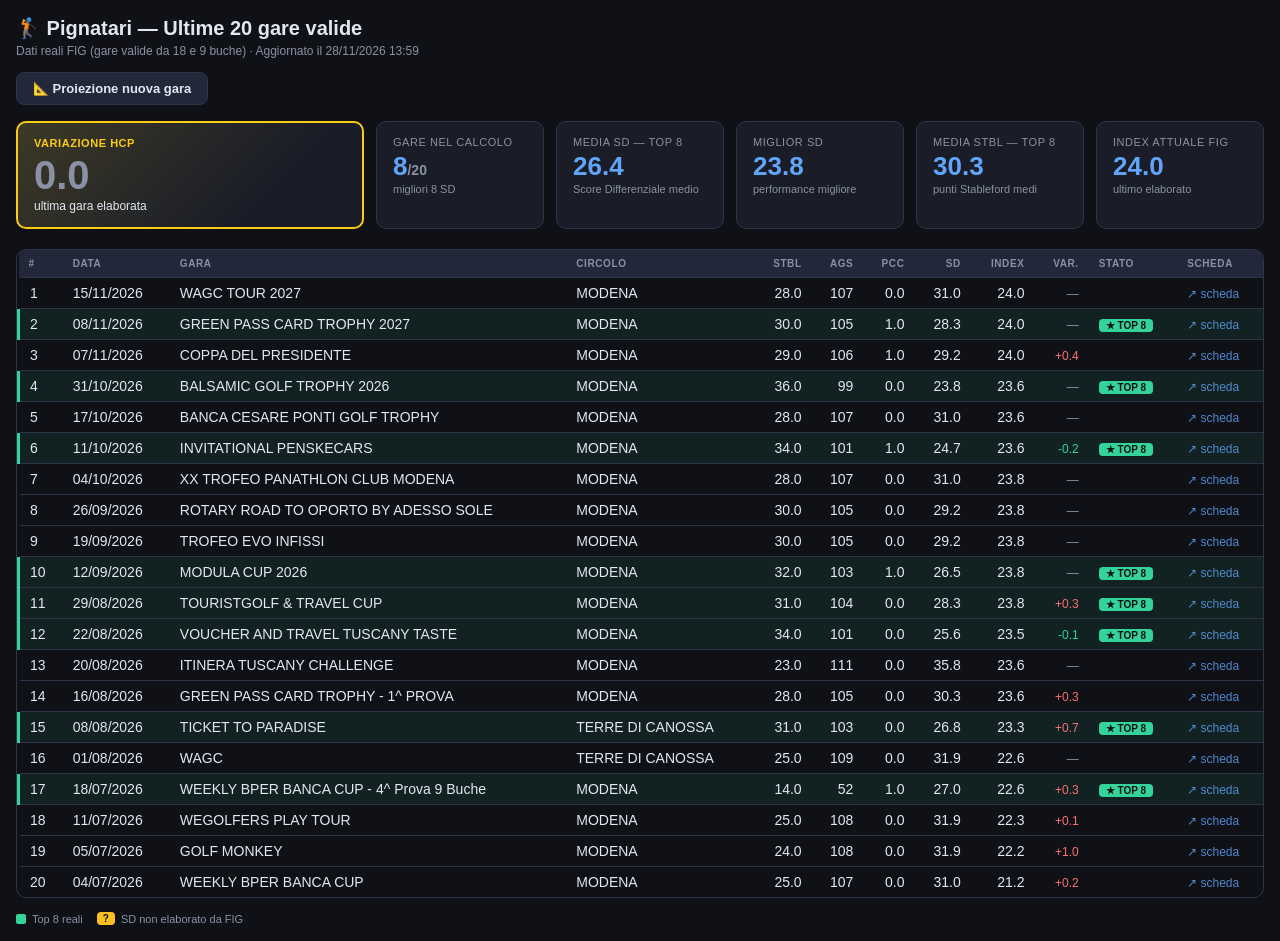
<file: index.html>
<!DOCTYPE html>
<html lang="it">
<head>
<meta charset="UTF-8">
<meta name="viewport" content="width=device-width, initial-scale=1.0">
<title>Pignatari — Ultime 20 gare</title>
<style>
:root{
  --bg:#0f1117;--card:#1a1d27;--elevated:#23273a;--text:#e2e8f0;--muted:#8892a4;
  --accent:#60a5fa;--ok:#34d399;--warn:#fbbf24;--border:#2d3348;--radius:10px;
  --sim:#a78bfa;--proj:#fb923c;--gold:#facc15;
}
*{box-sizing:border-box;margin:0;padding:0}
body{font-family:-apple-system,BlinkMacSystemFont,'Segoe UI',sans-serif;
  background:var(--bg);color:var(--text);padding:16px;font-size:14px;min-height:100vh}
h1{font-size:20px;font-weight:700;margin-bottom:4px}
.subtitle{color:var(--muted);font-size:12px;margin-bottom:14px}
/* toolbar */
.toolbar{display:flex;align-items:center;gap:10px;margin-bottom:16px;flex-wrap:wrap}
.btn{padding:8px 16px;border-radius:8px;font-size:13px;font-weight:600;cursor:pointer;
  border:1px solid var(--border);background:var(--elevated);color:var(--text);
  transition:all .2s;display:inline-flex;align-items:center;gap:6px}
.btn:hover{opacity:.85}
.btn-back{border-color:var(--muted);color:var(--muted)}
.btn-sim.active{background:color-mix(in srgb,var(--sim) 20%,transparent);
  border-color:var(--sim);color:var(--sim)}
.btn-proj.active{background:color-mix(in srgb,var(--proj) 20%,transparent);
  border-color:var(--proj);color:var(--proj)}
/* proiezione panel */
.proj-panel{display:none;margin-bottom:16px;
  background:color-mix(in srgb,var(--proj) 8%,transparent);
  border:1px solid color-mix(in srgb,var(--proj) 35%,transparent);
  border-radius:var(--radius);padding:14px 16px}
.proj-panel.open{display:block}
.proj-panel h3{font-size:13px;font-weight:700;color:var(--proj);margin-bottom:10px}
.proj-fields{display:flex;gap:14px;flex-wrap:wrap;align-items:flex-end;margin-bottom:10px}
.proj-field label{display:block;font-size:11px;color:var(--muted);margin-bottom:4px;
  text-transform:uppercase}
.proj-field input{background:var(--elevated);border:1px solid var(--border);
  color:var(--text);padding:6px 10px;border-radius:6px;font-size:14px;
  font-weight:600;width:90px}
.proj-field input:focus{outline:none;border-color:var(--proj)}
.btn-calc{padding:7px 14px;border-radius:6px;font-size:13px;font-weight:700;
  cursor:pointer;border:none;background:var(--proj);color:#0f1117}
.proj-result{font-size:12px;color:var(--proj);margin-top:8px;line-height:1.7;display:none}
.proj-result.show{display:block}
/* banner */
.banner{display:none;border-radius:var(--radius);padding:9px 14px;
  font-size:12px;line-height:1.6;margin-bottom:14px}
.banner.sim{display:block;
  background:color-mix(in srgb,var(--sim) 8%,transparent);
  border:1px solid color-mix(in srgb,var(--sim) 35%,transparent);color:var(--sim)}
.banner.proj{display:block;
  background:color-mix(in srgb,var(--proj) 8%,transparent);
  border:1px solid color-mix(in srgb,var(--proj) 35%,transparent);color:var(--proj)}
/* summary */
.summary{display:grid;grid-template-columns:repeat(auto-fit,minmax(140px,1fr));
  gap:12px;margin-bottom:20px}
.card{background:var(--card);border-radius:var(--radius);padding:14px 16px;
  border:1px solid var(--border);transition:border-color .2s}
.card.hi {border-color:var(--sim)}
.card.hi2{border-color:var(--proj)}
.card-label{font-size:11px;color:var(--muted);text-transform:uppercase;letter-spacing:.05em}
.card-value{font-size:26px;font-weight:800;color:var(--accent);
  line-height:1.1;margin:4px 0 2px;transition:color .2s}
.card-value.hi {color:var(--sim)}
.card-value.hi2{color:var(--proj)}
.card-sub{font-size:11px;color:var(--muted)}
.sp-bar{display:flex;align-items:center;gap:10px;flex-wrap:wrap;margin:6px 0 4px}
.sp-btn{border-color:var(--proj);color:var(--proj)}
.sp-or{font-size:11px;color:var(--muted)}
.sp-keyrow{display:none;gap:8px;margin:8px 0}
.sp-keyrow input{flex:1;min-width:0;background:var(--elevated);border:1px solid var(--border);color:var(--text);padding:6px 10px;border-radius:6px}
.sp-msg{display:none;font-size:12px;color:var(--text);margin:8px 0;line-height:1.6}
.sp-msg a{color:var(--accent)}
.sp-head{font-size:12px;color:var(--muted);margin:10px 0 6px}
.sp-holes{display:grid;grid-template-columns:repeat(auto-fill,minmax(52px,1fr));gap:6px}
.sp-h{background:var(--elevated);border:1px solid var(--border);border-radius:6px;padding:4px;text-align:center}
.sp-h.sp-unc{border-color:var(--warn);background:color-mix(in srgb,var(--warn) 14%,var(--elevated))}
.sp-n{font-size:13px;font-weight:800}
.sp-par{font-size:9px;color:var(--muted);line-height:1.2;min-height:22px}
.sp-h input{width:100%;background:var(--bg);border:1px solid var(--border);color:var(--text);border-radius:4px;text-align:center;font-size:16px;font-weight:700;padding:3px 0}
.sp-pts{font-size:10px;color:var(--ok);margin-top:2px}
.sp-tot{font-size:13px;margin-top:8px}
.sp-unc-t{color:var(--warn)}
.sp-warn{font-size:12px;color:var(--warn);margin-top:6px}
.sp-act{margin-top:8px}
.card.hero{order:-1;grid-column:span 2;border:2px solid var(--gold);
  background:linear-gradient(135deg,color-mix(in srgb,var(--gold) 16%,var(--card)),var(--card) 70%)}
.card.hero .card-label{color:var(--gold);font-weight:700}
.card.hero .card-value{font-size:40px}
.card.hero .card-value .var-neg,.card.hero .card-value .var-pos,.card.hero .card-value .var-neu{font-size:inherit;font-weight:800}
.card.hero .card-sub{font-size:12px;color:var(--text)}
.card.hero.hi{border-color:var(--sim)}.card.hero.hi2{border-color:var(--proj)}
/* tabella */
.table-wrap{overflow-x:auto;border-radius:var(--radius);border:1px solid var(--border)}
table{width:100%;border-collapse:collapse;min-width:700px}
thead{background:var(--elevated)}
th{padding:8px 10px;text-align:left;font-size:10px;color:var(--muted);
  text-transform:uppercase;letter-spacing:.06em;
  border-bottom:1px solid var(--border);white-space:nowrap}
td{padding:7px 10px;border-bottom:1px solid var(--border);
  white-space:nowrap;vertical-align:middle}
tr:last-child td{border-bottom:none}
tr.best    td:first-child{border-left:3px solid var(--ok)}
tr.best                  {background:color-mix(in srgb,var(--ok)  8%,transparent)}
tr.sim-best td:first-child{border-left:3px solid var(--sim)}
tr.sim-best              {background:color-mix(in srgb,var(--sim) 8%,transparent)}
tr.proj-best td:first-child{border-left:3px solid var(--proj)}
tr.proj-best             {background:color-mix(in srgb,var(--proj)8%,transparent)}
tr.out      {opacity:.35}
tr:not(.best):not(.sim-best):not(.proj-best) td:first-child{border-left:3px solid transparent}
.num{text-align:right;font-variant-numeric:tabular-nums}
.badge-ok  {display:inline-block;background:var(--ok);  color:#0f1117;border-radius:4px;padding:1px 7px;font-size:10px;font-weight:700}
.badge-warn{display:inline-block;background:var(--warn);color:#0f1117;border-radius:4px;padding:1px 6px;font-size:10px;font-weight:700}
.badge-sim {display:inline-block;background:var(--sim); color:#0f1117;border-radius:4px;padding:1px 7px;font-size:10px;font-weight:700}
.badge-proj{display:inline-block;background:var(--proj);color:#0f1117;border-radius:4px;padding:1px 7px;font-size:10px;font-weight:700}
.var-pos{color:#f87171;font-size:12px}
.var-neg{color:var(--ok);font-size:12px}
.var-neu{color:var(--muted);font-size:12px}
.link-cell a{color:var(--accent);text-decoration:none;font-size:12px;opacity:.8}
.link-cell a:hover{opacity:1;text-decoration:underline}
.legend{margin-top:14px;font-size:11px;color:var(--muted);
  display:flex;flex-wrap:wrap;gap:14px;align-items:center}
.leg{display:flex;align-items:center;gap:6px}
.dot{width:10px;height:10px;border-radius:2px;display:inline-block}
.note-box{margin-top:14px;
  background:color-mix(in srgb,var(--warn) 10%,transparent);
  border:1px solid color-mix(in srgb,var(--warn) 40%,transparent);
  border-radius:var(--radius);padding:10px 14px;
  font-size:12px;color:var(--warn);line-height:1.6}
</style>
</head>
<body>
<h1>🏌️ Pignatari — Ultime 20 gare valide</h1>
<div class="subtitle">Dati reali FIG (gare valide da 18 e 9 buche) · Aggiornato il 28/11/2026 13:59</div>

<div class="toolbar">
  <button class="btn btn-back" id="btnBack" onclick="goReal()" style="display:none">← Dati reali</button>
  <button class="btn btn-sim" id="btnSim" onclick="toggleSim()" style="display:none">🔮 Simula gara odierna</button>
  <button class="btn btn-proj" id="btnProj" onclick="toggleProj()">📐 Proiezione nuova gara</button>
</div>

<div class="proj-panel" id="projPanel">
  <h3>📐 Inserisci i dati di una gara non ancora in FIG</h3>
  <div class="proj-fields">
    <div class="proj-field"><label>Stableford</label>
      <input type="number" id="pStbl" min="0" max="72" placeholder="es. 34" inputmode="numeric"></div>
    <div class="proj-field"><label>AGS</label>
      <input type="number" id="pAgs" placeholder="es. 101" inputmode="numeric"></div>
    <div class="proj-field"><label>CR</label>
      <input type="number" id="pCr" value="72.2" step="0.1" inputmode="decimal"></div>
    <div class="proj-field"><label>SR</label>
      <input type="number" id="pSr" value="127.0" inputmode="numeric"></div>
    <div class="proj-field"><label>Par</label>
      <input type="number" id="pPar" value="72" inputmode="numeric"></div>
    <div class="proj-field"><label>PCC</label>
      <input type="number" id="pPcc" value="0" min="-1" max="3" inputmode="numeric"></div>
    <button class="btn-calc" onclick="calcProj()">Calcola →</button>
  </div>
  <div class="sp-bar">
    <button class="btn sp-btn" onclick="SP.pick()">📷 Carica score</button>
    <span class="sp-or">oppure inserisci i dati a mano qui sopra</span>
    <input type="file" id="spFile" accept="image/*" style="display:none" onchange="SP.onFile(event)">
  </div>
  <div class="sp-keyrow" id="spKeyRow"><input type="password" id="spKey" placeholder="chiave personale (facoltativa)" autocomplete="off"><button class="btn-calc" onclick="SP.saveKey()">Salva</button></div>
  <div class="sp-msg" id="spMsg"></div>
  <div id="spGrid"></div>
  <div class="proj-result" id="projResult"></div>
</div>

<div class="banner" id="banner"></div>

<div class="summary" id="summary">
  <div class="card" id="cN">
    <div class="card-label">Gare nel calcolo</div>
    <div class="card-value" id="vN">8<span style="font-size:14px;color:var(--muted)">/20</span></div>
    <div class="card-sub">migliori 8 SD</div>
  </div>
  <div class="card" id="cAvg">
    <div class="card-label">Media SD — Top 8</div>
    <div class="card-value" id="vAvg">26.4</div>
    <div class="card-sub">Score Differenziale medio</div>
  </div>
  <div class="card" id="cBest">
    <div class="card-label">Miglior SD</div>
    <div class="card-value" id="vBest">23.8</div>
    <div class="card-sub">performance migliore</div>
  </div>
  <div class="card" id="cStbl">
    <div class="card-label">Media Stbl — Top 8</div>
    <div class="card-value" id="vStbl">30.2</div>
    <div class="card-sub">punti Stableford medi</div>
  </div>
  <div class="card">
    <div class="card-label">Index attuale FIG</div>
    <div class="card-value">24.0</div>
    <div class="card-sub">ultimo elaborato</div>
  </div>
  <div class="card hero" id="cVar">
    <div class="card-label">Variazione HCP</div>
    <div class="card-value" id="vVar"><span class="var-neu" style="font-size:inherit">0.0</span></div>
    <div class="card-sub" id="sVar">ultima gara elaborata</div>
  </div>
</div>

<div class="table-wrap">
<table>
<thead>
  <tr>
    <th>#</th><th>Data</th><th>Gara</th><th>Circolo</th>
    <th class="num">Stbl</th><th class="num">AGS</th><th class="num">PCC</th>
    <th class="num">SD</th><th class="num">Index</th><th class="num">Var.</th>
    <th>Stato</th><th>Scheda</th>
  </tr>
</thead>
<tbody id="tbody">
<tr  data-n="1" data-date="15/11/2026" data-sd="31.0" data-sd-est="" data-pending="false" data-cr="72.2" data-sr="127.0" data-stbl="28.0" data-ags="107" data-gara="WAGC TOUR 2027" data-circolo="MODENA"><td>1</td><td>15/11/2026</td><td>WAGC TOUR 2027</td><td>MODENA</td><td class="num">28.0</td><td class="num">107</td><td class="num">0.0</td><td class="num sd-cell">31.0</td><td class="num">24.0</td><td class="num"><span class="var-neu">—</span></td><td class="top8-cell"></td><td class="link-cell"><a href="https://areariservata.federgolf.it/Risultati/ViewDetail/267028d4-0be1-f111-84e8-70a8a5332a50" target="_blank" rel="noopener noreferrer">↗ scheda</a></td></tr>
<tr class="best" data-n="2" data-date="08/11/2026" data-sd="28.3" data-sd-est="" data-pending="false" data-cr="72.2" data-sr="127.0" data-stbl="30.0" data-ags="105" data-gara="GREEN PASS CARD TROPHY 2027" data-circolo="MODENA"><td>2</td><td>08/11/2026</td><td>GREEN PASS CARD TROPHY 2027</td><td>MODENA</td><td class="num">30.0</td><td class="num">105</td><td class="num">1.0</td><td class="num sd-cell">28.3</td><td class="num">24.0</td><td class="num"><span class="var-neu">—</span></td><td class="top8-cell"><span class="badge-ok">★ TOP 8</span></td><td class="link-cell"><a href="https://areariservata.federgolf.it/Risultati/ViewDetail/82868286-8cdb-f111-84e8-70a8a532fcae" target="_blank" rel="noopener noreferrer">↗ scheda</a></td></tr>
<tr  data-n="3" data-date="07/11/2026" data-sd="29.2" data-sd-est="" data-pending="false" data-cr="72.2" data-sr="127.0" data-stbl="29.0" data-ags="106" data-gara="COPPA DEL PRESIDENTE" data-circolo="MODENA"><td>3</td><td>07/11/2026</td><td>COPPA DEL PRESIDENTE</td><td>MODENA</td><td class="num">29.0</td><td class="num">106</td><td class="num">1.0</td><td class="num sd-cell">29.2</td><td class="num">24.0</td><td class="num"><span class="var-pos">+0.4</span></td><td class="top8-cell"></td><td class="link-cell"><a href="https://areariservata.federgolf.it/Risultati/ViewDetail/6da3a382-c6da-f111-84e8-7c1e524f85e3" target="_blank" rel="noopener noreferrer">↗ scheda</a></td></tr>
<tr class="best" data-n="4" data-date="31/10/2026" data-sd="23.8" data-sd-est="" data-pending="false" data-cr="72.2" data-sr="127.0" data-stbl="36.0" data-ags="99" data-gara="BALSAMIC GOLF TROPHY 2026" data-circolo="MODENA"><td>4</td><td>31/10/2026</td><td>BALSAMIC GOLF TROPHY 2026</td><td>MODENA</td><td class="num">36.0</td><td class="num">99</td><td class="num">0.0</td><td class="num sd-cell">23.8</td><td class="num">23.6</td><td class="num"><span class="var-neu">—</span></td><td class="top8-cell"><span class="badge-ok">★ TOP 8</span></td><td class="link-cell"><a href="https://areariservata.federgolf.it/Risultati/ViewDetail/fcac020b-49d5-f111-a05b-6045bd89aa9a" target="_blank" rel="noopener noreferrer">↗ scheda</a></td></tr>
<tr  data-n="5" data-date="17/10/2026" data-sd="31.0" data-sd-est="" data-pending="false" data-cr="72.2" data-sr="127.0" data-stbl="28.0" data-ags="107" data-gara="BANCA CESARE PONTI GOLF TROPHY" data-circolo="MODENA"><td>5</td><td>17/10/2026</td><td>BANCA CESARE PONTI GOLF TROPHY</td><td>MODENA</td><td class="num">28.0</td><td class="num">107</td><td class="num">0.0</td><td class="num sd-cell">31.0</td><td class="num">23.6</td><td class="num"><span class="var-neu">—</span></td><td class="top8-cell"></td><td class="link-cell"><a href="https://areariservata.federgolf.it/Risultati/ViewDetail/cac604a1-43ca-f111-a05a-70a8a55f4fe2" target="_blank" rel="noopener noreferrer">↗ scheda</a></td></tr>
<tr class="best" data-n="6" data-date="11/10/2026" data-sd="24.7" data-sd-est="" data-pending="false" data-cr="72.2" data-sr="127.0" data-stbl="34.0" data-ags="101" data-gara="INVITATIONAL PENSKECARS" data-circolo="MODENA"><td>6</td><td>11/10/2026</td><td>INVITATIONAL PENSKECARS</td><td>MODENA</td><td class="num">34.0</td><td class="num">101</td><td class="num">1.0</td><td class="num sd-cell">24.7</td><td class="num">23.6</td><td class="num"><span class="var-neg">-0.2</span></td><td class="top8-cell"><span class="badge-ok">★ TOP 8</span></td><td class="link-cell"><a href="https://areariservata.federgolf.it/Risultati/ViewDetail/d412872b-9cc5-f111-aaad-7ced8d8bfeb7" target="_blank" rel="noopener noreferrer">↗ scheda</a></td></tr>
<tr  data-n="7" data-date="04/10/2026" data-sd="31.0" data-sd-est="" data-pending="false" data-cr="72.2" data-sr="127.0" data-stbl="28.0" data-ags="107" data-gara="XX TROFEO PANATHLON CLUB MODENA" data-circolo="MODENA"><td>7</td><td>04/10/2026</td><td>XX TROFEO PANATHLON CLUB MODENA</td><td>MODENA</td><td class="num">28.0</td><td class="num">107</td><td class="num">0.0</td><td class="num sd-cell">31.0</td><td class="num">23.8</td><td class="num"><span class="var-neu">—</span></td><td class="top8-cell"></td><td class="link-cell"><a href="https://areariservata.federgolf.it/Risultati/ViewDetail/9b295532-1dc0-f111-aaad-6045bd8d0cd6" target="_blank" rel="noopener noreferrer">↗ scheda</a></td></tr>
<tr  data-n="8" data-date="26/09/2026" data-sd="29.2" data-sd-est="" data-pending="false" data-cr="72.2" data-sr="127.0" data-stbl="30.0" data-ags="105" data-gara="ROTARY ROAD TO OPORTO BY ADESSO SOLE" data-circolo="MODENA"><td>8</td><td>26/09/2026</td><td>ROTARY ROAD TO OPORTO BY ADESSO SOLE</td><td>MODENA</td><td class="num">30.0</td><td class="num">105</td><td class="num">0.0</td><td class="num sd-cell">29.2</td><td class="num">23.8</td><td class="num"><span class="var-neu">—</span></td><td class="top8-cell"></td><td class="link-cell"><a href="https://areariservata.federgolf.it/Risultati/ViewDetail/daff4b29-cab9-f111-aaae-000d3aa9a289" target="_blank" rel="noopener noreferrer">↗ scheda</a></td></tr>
<tr  data-n="9" data-date="19/09/2026" data-sd="29.2" data-sd-est="" data-pending="false" data-cr="72.2" data-sr="127.0" data-stbl="30.0" data-ags="105" data-gara="TROFEO EVO INFISSI" data-circolo="MODENA"><td>9</td><td>19/09/2026</td><td>TROFEO EVO INFISSI</td><td>MODENA</td><td class="num">30.0</td><td class="num">105</td><td class="num">0.0</td><td class="num sd-cell">29.2</td><td class="num">23.8</td><td class="num"><span class="var-neu">—</span></td><td class="top8-cell"></td><td class="link-cell"><a href="https://areariservata.federgolf.it/Risultati/ViewDetail/6ef0e3f0-c2b4-f111-aaac-6045bd96fca1" target="_blank" rel="noopener noreferrer">↗ scheda</a></td></tr>
<tr class="best" data-n="10" data-date="12/09/2026" data-sd="26.5" data-sd-est="" data-pending="false" data-cr="72.2" data-sr="127.0" data-stbl="32.0" data-ags="103" data-gara="MODULA CUP 2026" data-circolo="MODENA"><td>10</td><td>12/09/2026</td><td>MODULA CUP 2026</td><td>MODENA</td><td class="num">32.0</td><td class="num">103</td><td class="num">1.0</td><td class="num sd-cell">26.5</td><td class="num">23.8</td><td class="num"><span class="var-neu">—</span></td><td class="top8-cell"><span class="badge-ok">★ TOP 8</span></td><td class="link-cell"><a href="https://areariservata.federgolf.it/Risultati/ViewDetail/123c67c5-d0ae-f111-aaac-6045bd96fca1" target="_blank" rel="noopener noreferrer">↗ scheda</a></td></tr>
<tr class="best" data-n="11" data-date="29/08/2026" data-sd="28.3" data-sd-est="" data-pending="false" data-cr="72.2" data-sr="127.0" data-stbl="31.0" data-ags="104" data-gara="TOURISTGOLF & TRAVEL CUP" data-circolo="MODENA"><td>11</td><td>29/08/2026</td><td>TOURISTGOLF & TRAVEL CUP</td><td>MODENA</td><td class="num">31.0</td><td class="num">104</td><td class="num">0.0</td><td class="num sd-cell">28.3</td><td class="num">23.8</td><td class="num"><span class="var-pos">+0.3</span></td><td class="top8-cell"><span class="badge-ok">★ TOP 8</span></td><td class="link-cell"><a href="https://areariservata.federgolf.it/Risultati/ViewDetail/e99e5f1f-cda3-f111-b8de-70a8a5a06624" target="_blank" rel="noopener noreferrer">↗ scheda</a></td></tr>
<tr class="best" data-n="12" data-date="22/08/2026" data-sd="25.6" data-sd-est="" data-pending="false" data-cr="72.2" data-sr="127.0" data-stbl="34.0" data-ags="101" data-gara="VOUCHER AND TRAVEL TUSCANY TASTE" data-circolo="MODENA"><td>12</td><td>22/08/2026</td><td>VOUCHER AND TRAVEL TUSCANY TASTE</td><td>MODENA</td><td class="num">34.0</td><td class="num">101</td><td class="num">0.0</td><td class="num sd-cell">25.6</td><td class="num">23.5</td><td class="num"><span class="var-neg">-0.1</span></td><td class="top8-cell"><span class="badge-ok">★ TOP 8</span></td><td class="link-cell"><a href="https://areariservata.federgolf.it/Risultati/ViewDetail/d9c202ef-419e-f111-b8db-70a8a560489e" target="_blank" rel="noopener noreferrer">↗ scheda</a></td></tr>
<tr  data-n="13" data-date="20/08/2026" data-sd="35.8" data-sd-est="" data-pending="false" data-cr="72.0" data-sr="123.0" data-stbl="23.0" data-ags="111" data-gara="ITINERA TUSCANY CHALLENGE" data-circolo="MODENA"><td>13</td><td>20/08/2026</td><td>ITINERA TUSCANY CHALLENGE</td><td>MODENA</td><td class="num">23.0</td><td class="num">111</td><td class="num">0.0</td><td class="num sd-cell">35.8</td><td class="num">23.6</td><td class="num"><span class="var-neu">—</span></td><td class="top8-cell"></td><td class="link-cell"><a href="https://areariservata.federgolf.it/Risultati/ViewDetail/bd88e282-999c-f111-b8db-7c1e5228daa9" target="_blank" rel="noopener noreferrer">↗ scheda</a></td></tr>
<tr  data-n="14" data-date="16/08/2026" data-sd="30.3" data-sd-est="" data-pending="false" data-cr="72.0" data-sr="123.0" data-stbl="28.0" data-ags="105" data-gara="GREEN PASS CARD TROPHY - 1^ PROVA" data-circolo="MODENA"><td>14</td><td>16/08/2026</td><td>GREEN PASS CARD TROPHY - 1^ PROVA</td><td>MODENA</td><td class="num">28.0</td><td class="num">105</td><td class="num">0.0</td><td class="num sd-cell">30.3</td><td class="num">23.6</td><td class="num"><span class="var-pos">+0.3</span></td><td class="top8-cell"></td><td class="link-cell"><a href="https://areariservata.federgolf.it/Risultati/ViewDetail/2885f5db-8099-f111-b8db-7c1e524eabf7" target="_blank" rel="noopener noreferrer">↗ scheda</a></td></tr>
<tr class="best" data-n="15" data-date="08/08/2026" data-sd="26.8" data-sd-est="" data-pending="false" data-cr="71.4" data-sr="133.0" data-stbl="31.0" data-ags="103" data-gara="TICKET TO PARADISE" data-circolo="TERRE DI CANOSSA"><td>15</td><td>08/08/2026</td><td>TICKET TO PARADISE</td><td>TERRE DI CANOSSA</td><td class="num">31.0</td><td class="num">103</td><td class="num">0.0</td><td class="num sd-cell">26.8</td><td class="num">23.3</td><td class="num"><span class="var-pos">+0.7</span></td><td class="top8-cell"><span class="badge-ok">★ TOP 8</span></td><td class="link-cell"><a href="https://areariservata.federgolf.it/Risultati/ViewDetail/f7b92b5c-2e93-f111-8075-70a8a5a067d8" target="_blank" rel="noopener noreferrer">↗ scheda</a></td></tr>
<tr  data-n="16" data-date="01/08/2026" data-sd="31.9" data-sd-est="" data-pending="false" data-cr="71.4" data-sr="133.0" data-stbl="25.0" data-ags="109" data-gara="WAGC" data-circolo="TERRE DI CANOSSA"><td>16</td><td>01/08/2026</td><td>WAGC</td><td>TERRE DI CANOSSA</td><td class="num">25.0</td><td class="num">109</td><td class="num">0.0</td><td class="num sd-cell">31.9</td><td class="num">22.6</td><td class="num"><span class="var-neu">—</span></td><td class="top8-cell"></td><td class="link-cell"><a href="https://areariservata.federgolf.it/Risultati/ViewDetail/ef5e80d5-be8d-f111-ab0f-70a8a5a067d8" target="_blank" rel="noopener noreferrer">↗ scheda</a></td></tr>
<tr class="best" data-n="17" data-date="18/07/2026" data-sd="27.0" data-sd-est="" data-pending="false" data-cr="36.0" data-sr="123.0" data-stbl="14.0" data-ags="52" data-gara="WEEKLY BPER BANCA CUP - 4^ Prova 9 Buche" data-circolo="MODENA"><td>17</td><td>18/07/2026</td><td>WEEKLY BPER BANCA CUP - 4^ Prova 9 Buche</td><td>MODENA</td><td class="num">14.0</td><td class="num">52</td><td class="num">1.0</td><td class="num sd-cell">27.0</td><td class="num">22.6</td><td class="num"><span class="var-pos">+0.3</span></td><td class="top8-cell"><span class="badge-ok">★ TOP 8</span></td><td class="link-cell"><a href="https://areariservata.federgolf.it/Risultati/ViewDetail/b4aefb12-cc82-f111-ab0f-000d3a4cccf0" target="_blank" rel="noopener noreferrer">↗ scheda</a></td></tr>
<tr  data-n="18" data-date="11/07/2026" data-sd="31.9" data-sd-est="" data-pending="false" data-cr="72.2" data-sr="127.0" data-stbl="25.0" data-ags="108" data-gara="WEGOLFERS PLAY TOUR" data-circolo="MODENA"><td>18</td><td>11/07/2026</td><td>WEGOLFERS PLAY TOUR</td><td>MODENA</td><td class="num">25.0</td><td class="num">108</td><td class="num">0.0</td><td class="num sd-cell">31.9</td><td class="num">22.3</td><td class="num"><span class="var-pos">+0.1</span></td><td class="top8-cell"></td><td class="link-cell"><a href="https://areariservata.federgolf.it/Risultati/ViewDetail/532f2bf5-3a7d-f111-ab0e-000d3a213cad" target="_blank" rel="noopener noreferrer">↗ scheda</a></td></tr>
<tr  data-n="19" data-date="05/07/2026" data-sd="31.9" data-sd-est="" data-pending="false" data-cr="72.2" data-sr="127.0" data-stbl="24.0" data-ags="108" data-gara="GOLF MONKEY" data-circolo="MODENA"><td>19</td><td>05/07/2026</td><td>GOLF MONKEY</td><td>MODENA</td><td class="num">24.0</td><td class="num">108</td><td class="num">0.0</td><td class="num sd-cell">31.9</td><td class="num">22.2</td><td class="num"><span class="var-pos">+1.0</span></td><td class="top8-cell"></td><td class="link-cell"><a href="https://areariservata.federgolf.it/Risultati/ViewDetail/02e118a3-8078-f111-ab0e-3833c5c99b81" target="_blank" rel="noopener noreferrer">↗ scheda</a></td></tr>
<tr  data-n="20" data-date="04/07/2026" data-sd="31.0" data-sd-est="" data-pending="false" data-cr="72.2" data-sr="127.0" data-stbl="25.0" data-ags="107" data-gara="WEEKLY BPER BANCA CUP" data-circolo="MODENA"><td>20</td><td>04/07/2026</td><td>WEEKLY BPER BANCA CUP</td><td>MODENA</td><td class="num">25.0</td><td class="num">107</td><td class="num">0.0</td><td class="num sd-cell">31.0</td><td class="num">21.2</td><td class="num"><span class="var-pos">+0.2</span></td><td class="top8-cell"></td><td class="link-cell"><a href="https://areariservata.federgolf.it/Risultati/ViewDetail/d37802ce-b677-f111-ab0e-000d3a4cccf0" target="_blank" rel="noopener noreferrer">↗ scheda</a></td></tr>
</tbody>
</table>
</div>

<div class="legend" id="legend">
  <div class="leg"><span class="dot" style="background:var(--ok)"></span><span>Top 8 reali</span></div>
  <div class="leg"><span class="badge-warn" style="font-size:10px">?</span><span>SD non elaborato da FIG</span></div>
</div>

<script>
const ROWS = Array.from(document.querySelectorAll('#tbody tr')).map(tr => ({
  n:       tr.dataset.n,
  date:    tr.dataset.date,
  gara:    tr.dataset.gara,
  circolo: tr.dataset.circolo,
  sd:      tr.dataset.sd    !== '' ? parseFloat(tr.dataset.sd)    : null,
  sd_est:  tr.dataset.sdEst !== '' ? parseFloat(tr.dataset.sdEst) : null,
  pending: tr.dataset.pending === 'true',
  cr:      parseFloat(tr.dataset.cr),
  sr:      parseFloat(tr.dataset.sr),
  stbl:    tr.dataset.stbl !== 'NR' ? parseFloat(tr.dataset.stbl) : null,
  ags:     tr.dataset.ags  !== '—'  ? parseFloat(tr.dataset.ags)  : null,
  _tr:     tr,
}));
const CR_DEF = 72.2;
const SR_DEF = 127.0;
const IDX_FIG = '24.0';
const AVG_SD_REAL = 26.4;
const WHS = (() => {
// Motore WHS — replica del calcolo Handicap Index FIG (Regole di Handicap WHS, rev. 2024)
'use strict';
const r1 = x => Math.round((x + 1e-9) * 10) / 10;       // arrotondamento al decimo (metà per eccesso)
// Tabella 5.2a: [n migliori, correzione] per numero di SD disponibili
function table(n) {
  if (n >= 20) return [8, 0];
  if (n === 19) return [7, 0];
  if (n >= 17) return [6, 0];
  if (n >= 15) return [5, 0];
  if (n >= 12) return [4, 0];
  if (n >= 9)  return [3, 0];
  if (n >= 7)  return [2, 0];
  if (n === 6) return [2, -1];
  if (n === 5) return [1, 0];
  if (n === 4) return [1, -1];
  if (n === 3) return [1, -2];
  return [0, 0];
}
const parseDate = s => { const [d, m, y] = s.split('/').map(Number); return new Date(Date.UTC(y, m - 1, d)); };
const DAY = 86400000;

/**
 * scores: array cronologico {date:'gg/mm/aaaa', sd:Number, hiAtPlay?:Number}
 * opts: { seedHistory: [{date, hi}] per Low HI iniziale, capOrder: 'esr-then-cap' | 'cap-then-esr', maxHI: 54 }
 * Ritorna per ogni score: { hi, raw, best:[indici], esr, corr:[per score], lowHI, cap }
 */
function compute(scores, opts = {}) {
  const maxHI = opts.maxHI ?? 54;
  const rec = [];                 // {date, sd, adj}
  const hiHist = [...(opts.seedHistory || [])].map(h => ({ t: parseDate(h.date).getTime(), hi: h.hi }));
  let hi = opts.startHI ?? null;
  const lowAnchor = opts.lowAnchor ?? 'prev', lowDays = opts.lowDays ?? 366, lowCarry = opts.lowCarry ?? false, capOnRounded = opts.capOnRounded ?? true;
  let prevT = null;
  const out = [];
  for (const s of scores) {
    const t = parseDate(s.date).getTime();
    const hiPlay = s.hiAtPlay ?? hi;
    rec.push({ date: s.date, sd: s.sd, adj: 0 });
    // ESR (5.9): confronto con l'index al momento del gioco
    let esr = 0;
    if (hiPlay != null) {
      const diff = r1(hiPlay - s.sd);
      if (diff >= 10) esr = -2; else if (diff >= 7) esr = -1;
    }
    if (esr) rec.slice(-20).forEach(x => x.adj += esr);
    const last = rec.slice(-20);
    const [k, adjT] = table(last.length);
    if (!k) { out.push({ hi: null }); continue; }
    const vals = last.map((x, i) => ({ v: r1(x.sd + x.adj), i })).sort((a, b) => a.v - b.v).slice(0, k);
    const avgU = vals.reduce((a, b) => a + b.v, 0) / k + adjT;
    let calc = r1(avgU);
    const raw = calc;
    const base = capOnRounded ? calc : avgU;
    // Low HI: minimo index nei 365 giorni precedenti la data dello score più recente (serve record di 20)
    let lowHI = null, cap = '';
    if (rec.length >= 20) {
      // index in vigore nella finestra: quelli calcolati nei 365 giorni + quello già in vigore all'inizio della finestra
      const anchor = lowAnchor === 'prev' && prevT != null ? prevT : t;
      const w0 = anchor - lowDays * DAY;
      const hs = hiHist.filter(h => h.t >= w0 && h.t < t).map(h => h.hi);
      const before = hiHist.filter(h => h.t < w0);
      if (lowCarry && before.length) hs.push(before[before.length - 1].hi);
      if (hs.length) lowHI = Math.min(...hs);
    }
    if (lowHI != null && r1(base - lowHI) > 3.0) {
      const soft = r1(lowHI + 3 + (base - lowHI - 3) / 2);
      calc = Math.min(soft, r1(lowHI + 5)); cap = calc === r1(lowHI + 5) ? 'hard' : 'soft';
    }
    hi = Math.min(calc, maxHI);
    hiHist.push({ t, hi }); prevT = t;
    out.push({ hi, raw, best: vals.map(v => rec.length - last.length + v.i), esr, lowHI, cap, corr: rec.map(x => x.adj) });
  }
  return { out, rec };
}
if (typeof module !== 'undefined') module.exports = { compute, table, r1 };

return { compute, r1 };
})();
const PLAYER_NAME = "Pignatari";
const PLAYER_FULL = "Pignatari";
const HIST = [];

let mode = 'real';  // 'real' | 'sim' | 'proj'
// ── motore WHS: index previsto ────────────────────────────────────────
const IDX_NOW = parseFloat(IDX_FIG);
const _sc   = HIST.map(h => ({ date: h.d, sd: h.sd, hiAtPlay: h.iv }));
const _seed = HIST.map(h => ({ date: h.d, hi: h.in }));
// controllo: il motore deve ritrovare l'index FIG attuale, altrimenti non mostra previsioni
const WHS_OK = HIST.length > 0 && WHS.compute(_sc, { seedHistory: _seed }).out.at(-1).hi === IDX_NOW;
function todayIt() { const d = new Date(); return [d.getDate(), d.getMonth()+1, d.getFullYear()].map((v,i) => i<2 ? String(v).padStart(2,'0') : v).join('/'); }
function predict(sd, date) {
  if (!WHS_OK || sd == null || isNaN(sd)) return null;
  const o = WHS.compute([..._sc, { date: date || todayIt(), sd, hiAtPlay: IDX_NOW }], { seedHistory: _seed }).out.at(-1);
  return { hi: o.hi, delta: WHS.r1(o.hi - IDX_NOW), esr: o.esr, cap: o.cap, raw: o.raw };
}
function fmtDelta(d) { return d === 0 ? '0.0' : (d > 0 ? '+' : '') + d.toFixed(1); }
function deltaCls(d) { return d < 0 ? 'var-neg' : d > 0 ? 'var-pos' : 'var-neu'; }
function why(pr) {
  const w = [];
  if (pr.esr) w.push('eccezionale ' + pr.esr.toFixed(1));
  if (pr.cap) w.push('limite salita (media ' + pr.raw.toFixed(1) + ')');
  return w.length ? ' · ' + w.join(' · ') : '';
}
const VAR_REAL_HTML = document.getElementById('vVar').innerHTML;

let projRow = null;

function top8from(arr) {
  return new Set([...arr].sort((a,b) => a._sd - b._sd).slice(0,8).map(r => r.n));
}

function buildDataset() {
  const withSD  = ROWS.filter(r => !r.pending && r.sd != null);
  const pending = ROWS.filter(r =>  r.pending && r.sd_est != null);
  let perim = [], outN = null;

  if (mode === 'sim' && pending.length) {
    const p = pending[0];
    if (withSD.length >= 20) outN = withSD[19].n;
    perim = [{...p, _sd: p.sd_est}, ...withSD.slice(0,19).map(r => ({...r, _sd: r.sd}))];
  } else if (mode === 'proj' && projRow) {
    if (withSD.length >= 20) outN = withSD[19].n;
    perim = [{...projRow, _sd: projRow.sd_est}, ...withSD.slice(0,19).map(r => ({...r, _sd: r.sd}))];
  } else {
    perim = withSD.slice(0,20).map(r => ({...r, _sd: r.sd}));
  }
  return { perim, top8: top8from(perim), outN };
}

function calcStats(perim, top8) {
  const best = perim.filter(r => top8.has(r.n));
  if (!best.length) return { n:0, avg:'—', bestSD:'—', avgStbl:'—' };
  const avgSD = best.reduce((s,r) => s + r._sd, 0) / best.length;
  const stbls = best.map(r => r.stbl).filter(v => v != null);
  return {
    n:       best.length,
    avg:     avgSD.toFixed(1),
    bestSD:  Math.min(...best.map(r => r._sd)).toFixed(1),
    avgStbl: stbls.length ? (stbls.reduce((s,v)=>s+v,0)/stbls.length).toFixed(1) : '—',
  };
}

function render() {
  const { perim, top8, outN } = buildDataset();
  const st = calcStats(perim, top8);
  const hi  = mode === 'sim'  ? 'hi'  : mode === 'proj' ? 'hi2' : '';

  // ── stat cards ──────────────────────────────────────────────────────
  ['cN','cAvg','cBest','cStbl'].forEach(id => {
    const c = document.getElementById(id);
    c.className = 'card' + (hi ? ' '+hi : '');
  });
  ['vN','vAvg','vBest','vStbl'].forEach(id => {
    const v = document.getElementById(id);
    v.className = 'card-value' + (hi ? ' '+hi : '');
  });
  document.getElementById('vN').innerHTML =
    st.n + '<span style="font-size:14px;color:var(--muted)">/20</span>';
  document.getElementById('vAvg').textContent  = st.avg;
  document.getElementById('vBest').textContent = st.bestSD;
  document.getElementById('vStbl').textContent = st.avgStbl;

  // ── riquadro variazione HCP ─────────────────────────────────────────
  const cVar = document.getElementById('cVar'), vVar = document.getElementById('vVar'), sVar = document.getElementById('sVar');
  cVar.className = 'card hero' + (hi ? ' '+hi : '');
  let pr = null;
  if (mode === 'sim') { const p = ROWS.find(r => r.pending && r.sd_est != null); if (p) pr = predict(p.sd_est, p.date); }
  else if (mode === 'proj' && projRow) pr = predict(projRow.sd_est, null);
  if (mode === 'real' || (mode === 'proj' && !projRow)) {
    vVar.innerHTML = VAR_REAL_HTML; sVar.textContent = 'ultima gara elaborata';
  } else if (pr) {
    vVar.innerHTML = '<span class="' + deltaCls(pr.delta) + '" style="font-size:inherit">' + fmtDelta(pr.delta) + '</span>';
    sVar.textContent = 'index ' + IDX_NOW.toFixed(1) + ' → ' + pr.hi.toFixed(1) + why(pr);
  } else {
    vVar.textContent = '—'; sVar.textContent = WHS_OK ? 'dati insufficienti' : 'calcolo non allineato a FIG';
  }

  // ── righe tabella ───────────────────────────────────────────────────
  // rimuovi riga proiezione virtuale precedente
  document.querySelectorAll('.vrow').forEach(r => r.remove());

  ROWS.forEach(r => {
    const tr     = r._tr;
    const inTop8 = top8.has(r.n);
    const isOut  = r.n === outN;

    tr.className = '';
    if      (isOut)               tr.classList.add('out');
    else if (inTop8 && mode==='sim')  tr.classList.add('sim-best');
    else if (inTop8 && mode==='proj') tr.classList.add('proj-best');
    else if (inTop8)              tr.classList.add('best');

    // SD cell
    const sdCell = tr.querySelector('.sd-cell');
    if (r.pending && mode === 'sim' && r.sd_est != null)
      sdCell.innerHTML = '<span class="badge-sim">' + r.sd_est.toFixed(1) + ' ~</span>';
    else if (r.pending)
      sdCell.innerHTML = '<span class="badge-warn">?</span>';
    else
      sdCell.textContent = r.sd != null ? r.sd.toFixed(1) : '—';

    // Stato cell
    const t8 = tr.querySelector('.top8-cell');
    if      (inTop8 && mode==='sim')  t8.innerHTML = '<span class="badge-sim">★ SIM</span>';
    else if (inTop8 && mode==='proj') t8.innerHTML = '<span class="badge-proj">★ SIM</span>';
    else if (inTop8)                  t8.innerHTML = '<span class="badge-ok">★ TOP 8</span>';
    else if (isOut)                   t8.innerHTML = '<span style="color:var(--muted);font-size:11px">↩ esce</span>';
    else if (r.pending)               t8.innerHTML = '<span class="badge-warn">⚠ pending</span>';
    else                              t8.innerHTML = '';
  });

  // riga virtuale proiezione
  if (mode === 'proj' && projRow) {
    const inTop8 = top8.has('PROJ');
    const tbody = document.getElementById('tbody');
    const tr = document.createElement('tr');
    tr.className = (inTop8 ? 'proj-best' : '') + ' vrow';
    tr.innerHTML =
      '<td>★</td><td>—</td><td><strong>GARA PROIETTATA</strong></td><td>—</td>' +
      '<td class="num">' + projRow.stbl + '</td>' +
      '<td class="num">' + projRow.ags  + '</td>' +
      '<td class="num">—</td>' +
      '<td class="num"><span class="badge-proj">' + projRow.sd_est.toFixed(1) + ' ~</span></td>' +
      '<td class="num">—</td><td class="num">—</td>' +
      '<td><span class="badge-proj">PROIEZ.</span></td><td>—</td>';
    tbody.insertBefore(tr, tbody.firstChild);
  }

  // ── banner ──────────────────────────────────────────────────────────
  const banner = document.getElementById('banner');
  const withSD = ROWS.filter(r => !r.pending && r.sd != null);
  const outRow = withSD.find(r => r.n === outN);
  if (mode === 'sim') {
    const p = ROWS.find(r => r.pending && r.sd_est != null);
    banner.className = 'banner sim';
    banner.innerHTML = '🔮 <strong>Simulazione gara odierna</strong> — SD stimato per <strong>'
      + (p ? p.gara : '?') + '</strong>: <strong>'
      + (p ? p.sd_est.toFixed(1) : '?') + '</strong>.'
      + (outRow ? ' Esce: <strong>' + outRow.gara + '</strong> (SD ' + outRow.sd.toFixed(1) + ').' : '');
  } else if (mode === 'proj' && projRow) {
    banner.className = 'banner proj';
    banner.innerHTML = '📐 <strong>Proiezione</strong> — SD stimato: <strong>'
      + projRow.sd_est.toFixed(1) + '</strong>'
      + ' (Stbl ' + projRow.stbl + ', AGS ' + projRow.ags
      + ', CR ' + projRow.cr + ', SR ' + projRow.sr + ').'
      + (outRow ? ' Esce: <strong>' + outRow.gara + '</strong> (SD ' + outRow.sd.toFixed(1) + ').' : '');
  } else {
    banner.className = 'banner';
    banner.innerHTML = '';
  }

  // ── pending note ────────────────────────────────────────────────────
  const pn = document.getElementById('pendingStatic');
  if (pn) pn.style.display = (mode === 'real') ? '' : 'none';

  // ── legend ──────────────────────────────────────────────────────────
  const leg = document.getElementById('legend');
  let legHTML =
    '<div class="leg"><span class="dot" style="background:var(--ok)"></span><span>Top 8 reali</span></div>';
  if (mode === 'sim')
    legHTML += '<div class="leg"><span class="dot" style="background:var(--sim)"></span><span>Top 8 simulate</span></div>';
  if (mode === 'proj')
    legHTML += '<div class="leg"><span class="dot" style="background:var(--proj)"></span><span>Top 8 proiettate</span></div>';
  legHTML += '<div class="leg"><span class="badge-warn" style="font-size:10px">?</span><span>SD non elaborato da FIG</span></div>';
  if (mode !== 'real')
    legHTML += '<div class="leg"><span style="color:var(--muted);font-size:11px">↩ esce</span><span>Esce dal perimetro</span></div>';
  leg.innerHTML = legHTML;

  // ── pulsanti ────────────────────────────────────────────────────────
  document.getElementById('btnBack').style.display = mode !== 'real' ? '' : 'none';
  document.getElementById('btnSim').classList.toggle('active', mode === 'sim');
  document.getElementById('btnProj').classList.toggle('active', mode === 'proj');
  document.getElementById('projPanel').classList.toggle('open', mode === 'proj');
}

function goReal() {
  mode = 'real'; projRow = null;
  document.getElementById('projResult').className = 'proj-result';
  render();
}
function toggleSim()  { mode = mode === 'sim'  ? 'real' : 'sim';  render(); }
function toggleProj() {
  if (mode === 'proj') { goReal(); return; }
  mode = 'proj'; render();
  document.getElementById('pStbl').focus();
}

function calcProj() {
  const stbl   = parseFloat(document.getElementById('pStbl').value);
  const agsRaw = document.getElementById('pAgs').value.trim();
  const cr     = parseFloat(document.getElementById('pCr').value) || CR_DEF;
  const sr     = parseFloat(document.getElementById('pSr').value) || SR_DEF;
  if (isNaN(stbl)) {
    document.getElementById('projResult').className = 'proj-result show';
    document.getElementById('projResult').innerHTML = '⚠️ Inserisci almeno lo Stableford.';
    return;
  }
  const par   = parseFloat(document.getElementById('pPar').value) || 72;
  const idx   = parseFloat(IDX_FIG);
  if (agsRaw === '' && isNaN(idx)) {
    document.getElementById('projResult').className = 'proj-result show';
    document.getElementById('projResult').innerHTML = '⚠️ Index FIG non disponibile: inserisci anche l’AGS.';
    return;
  }
  // Course Handicap WHS: Index × SR/113 + (CR − Par); AGS = Par + CH + (36 − Stableford)
  const ch    = Math.round(idx * sr / 113 + (cr - par));
  const ags   = agsRaw !== '' ? parseFloat(agsRaw) : par + ch + (36 - stbl);
  const pcc   = parseFloat(document.getElementById('pPcc').value) || 0;
  const sdEst = parseFloat(((ags - cr - pcc) * 113 / sr).toFixed(1));
  projRow = { n:'PROJ', gara:'GARA PROIETTATA', stbl, ags, cr, sr, sd_est: sdEst };

  const withSD = ROWS.filter(r => !r.pending && r.sd != null);
  const old8   = withSD.slice(0,20).map(r=>r.sd).sort((a,b)=>a-b).slice(0,8);
  const oldAvg = (old8.reduce((s,v)=>s+v,0)/8).toFixed(1);
  const newArr = [sdEst, ...withSD.slice(0,19).map(r=>r.sd)].sort((a,b)=>a-b);
  const newAvg = (newArr.slice(0,8).reduce((s,v)=>s+v,0)/8).toFixed(1);
  const inTop8 = newArr.slice(0,8).includes(sdEst);
  const exitG  = withSD[19];
  const dir    = parseFloat(newAvg) < parseFloat(oldAvg) ? '📉 migliora' : parseFloat(newAvg) > parseFloat(oldAvg) ? '📈 peggiora' : '= invariata';

  document.getElementById('projResult').className = 'proj-result show';
  document.getElementById('projResult').innerHTML =
    'SD stimato: <strong>' + sdEst.toFixed(1) + '</strong>' + (agsRaw === '' ? ' (CH ' + ch + ', AGS ' + ags + ')' : '') + ' &nbsp;|&nbsp; ' +
    (inTop8 ? '✅ <strong>Entra nelle Top 8</strong>' : '❌ Non entra nelle Top 8') +
    ' &nbsp;|&nbsp; Media Top 8: <strong>' + oldAvg + ' → ' + newAvg + '</strong> (' + dir + ')' +
    (exitG ? ' &nbsp;|&nbsp; Esce: <strong>' + exitG.gara + '</strong> (SD ' + exitG.sd.toFixed(1) + ')' : '') +
    (function(){ const pr = predict(sdEst, null); return pr ? ' &nbsp;|&nbsp; Index: <strong>' + IDX_NOW.toFixed(1) + ' → ' + pr.hi.toFixed(1) + ' (' + fmtDelta(pr.delta) + ')</strong>' : ''; })();

  render();
}

render();
</script>
<script>
// score_photo.js — "Carica score": lettura della scheda con Gemini, Perplexity o Anthropic + calcolo WHS buca per buca.
// Contesto dato al modello (RAG leggero): campo noto (par e handicap di buca), nome del giocatore,
// errori di lettura già corretti su questo telefono. I conti li fa l'app, non il modello.
const SP = (() => {
  // Chiave predefinita del gruppo (Great Learning, compatibile OpenAI), mascherata solo per gli scanner automatici.
  const DEF = 'aFhsb1RLdUpUZlFnbTRBYURlbHNBVk9NSmNEUWtmbnFkR0txd1BpNzBxYXhkeXNLc0U1NXArMVhrVkdkc0YyVS1sZw==';
  const defKey = () => { try { return atob(DEF).split('').reverse().join(''); } catch (e) { return ''; } };
  const getKey = () => localStorage.getItem(KEY) || defKey();
  const KEY = 'figsync.gemini', MODEL_KEY = 'figsync.geminiModel', LOG = 'figsync.scorelog';
  // Gruppo: il nome in alto sulla scheda decide a chi va il punteggio.
  const ROSTER = [
    { id: 'pignatari', nome: 'Carlo',  cognome: 'Pignatari', label: 'Pignatari',   repo: 'pignatari-golf' },
    { id: 'berilli',   nome: '',       cognome: 'Berilli',   label: 'Berilli',     repo: 'berilli-golf' },
    { id: 'spagnoli',  nome: 'Andrea', cognome: 'Spagnoli',  label: 'A. Spagnoli', repo: 'spagnoli-golf' },
    { id: 'espagnoli', nome: 'Enrico', cognome: 'Spagnoli',  label: 'E. Spagnoli', repo: 'e-spagnoli-golf' },
  ];
  const PENDING = 'figsync.pending';
  const norm = x => String(x || '').normalize('NFD').replace(/[\u0300-\u036f]/g, '').toUpperCase().replace(/[^A-Z]+/g, ' ').trim();
  function lev(a, b) {
    const d = Array.from({ length: a.length + 1 }, (_, i) => [i]);
    for (let j = 1; j <= b.length; j++) d[0][j] = j;
    for (let i = 1; i <= a.length; i++) for (let j = 1; j <= b.length; j++)
      d[i][j] = Math.min(d[i - 1][j] + 1, d[i][j - 1] + 1, d[i - 1][j - 1] + (a[i - 1] === b[j - 1] ? 0 : 1));
    return d[a.length][b.length];
  }
  // Ritorna { p } se il nome individua un giocatore, { amb: [...] } se il cognome è condiviso e il nome non basta, {} se nessuno.
  function identify(name) {
    const words = norm(name).split(' ').filter(Boolean);
    const long = words.filter(w => w.length > 2);
    let bd = 99;
    const dist = ROSTER.map(p => Math.min(99, ...long.map(w => lev(w, norm(p.cognome)))));
    dist.forEach(d => { if (d < bd) bd = d; });
    if (bd > 2) return {};
    const cands = ROSTER.filter((p, i) => dist[i] === bd);
    if (cands.length === 1) return { p: cands[0] };
    const byFirst = cands.filter(p => p.nome && words.some(w => w !== norm(p.cognome) &&
      (w.length === 1 ? w === norm(p.nome)[0] : lev(w, norm(p.nome)) <= 1)));
    return byFirst.length === 1 ? { p: byFirst[0] } : { amb: cands };
  }
  const whoIs = name => identify(name).p || null;
  const me = () => identify(typeof PLAYER_FULL !== 'undefined' ? PLAYER_FULL : (typeof PLAYER_NAME !== 'undefined' ? PLAYER_NAME : '')).p || null;
    // Schede dei percorsi note (fonti: GolfPass, TheGrint, Golfify — par e handicap di buca coincidono)
  const COURSES = {
    'MODENA': { nome: 'Modena Golf & Country Club — Bernhard Langer',
      par: [4,4,3,5,4,3,5,4,4, 5,3,4,5,4,3,4,3,5],
      si:  [4,2,8,10,12,14,18,16,6, 13,17,7,3,11,5,1,15,9] },
  };
  const $ = id => document.getElementById(id);
  let read = null;   // risposta del modello (per il registro delle correzioni)

  function courseFor(name) {
    const u = (name || '').toUpperCase();
    return Object.keys(COURSES).find(k => u.includes(k)) || null;
  }
  // percorsi già giocati, con CR/SR presi dalla storia FIG
  function knownCircoli() {
    const m = {};
    ROWS.forEach(r => { if (r.circolo && !m[r.circolo] && r.cr && r.sr) m[r.circolo] = { cr: r.cr, sr: r.sr }; });
    return m;
  }

  // ── calcolo WHS buca per buca ──────────────────────────────────────
  // ch = course handicap; colpi null = buca non completata (vale doppio bogey netto, 0 punti)
  function strokesRecv(ch, si) {
    if (ch <= 0) return 0;
    const base = Math.floor(ch / 18), rest = ch % 18;
    return base + (si <= rest ? 1 : 0);
  }
  function computeCard(holes, ch) {
    let stbl = 0, ags = 0, par = 0;
    const det = holes.map(h => {
      const recv = strokesRecv(ch, h.si);
      const cap = h.par + 2 + recv;                        // doppio bogey netto
      const pts = h.colpi ? Math.max(0, h.par + recv + 2 - h.colpi) : 0;
      const adj = h.colpi ? Math.min(h.colpi, cap) : cap;
      stbl += pts; ags += adj; par += h.par;
      return { ...h, recv, cap, pts, adj };
    });
    return { det, stbl, ags, par };
  }

  // ── immagine → base64 ridimensionata ───────────────────────────────
  function toJpeg(file, max = 1600) {
    return new Promise((res, rej) => {
      const img = new Image();
      img.onload = () => {
        const k = Math.min(1, max / Math.max(img.width, img.height));
        const c = document.createElement('canvas'); c.width = Math.round(img.width * k); c.height = Math.round(img.height * k);
        c.getContext('2d').drawImage(img, 0, 0, c.width, c.height);
        res(c.toDataURL('image/jpeg', 0.85).split(',')[1]);
      };
      img.onerror = rej; img.src = URL.createObjectURL(file);
    });
  }

  function hints() {
    const log = JSON.parse(localStorage.getItem(LOG) || '[]').slice(-10);
    const errs = log.flatMap(l => l.diff.map(d => `buca ${d.n}: letto ${d.letto ?? 'vuoto'}, era ${d.vero ?? 'non completata'}`));
    return errs.length ? 'Errori di lettura già corretti su schede precedenti (fai attenzione a cifre simili): ' + errs.slice(-15).join('; ') + '.' : '';
  }

  function prompt() {
    const corsi = Object.values(COURSES).map(c => `${c.nome}: par ${c.par.join(',')}; handicap di buca ${c.si.join(',')}`).join('\n');
    return `Sei un lettore di schede score di golf italiane, compilate a mano.
Giocatore: è il titolare della scheda, il cui nome è stampato o scritto in alto (intestazione), NON il marcatore. Giocatori del gruppo: ${ROSTER.map(p => (p.nome ? p.nome + ' ' : '') + p.cognome).join(', ')} (due hanno lo stesso cognome: riporta sempre anche nome o iniziale se scritti). Riporta in "giocatore" il nome come lo leggi in intestazione e usa SOLO la riga o colonna di colpi del titolare.
Leggi per ognuna delle 18 buche (o 9) i colpi lordi scritti dal marcatore. Una buca senza numero, con "X", "-", "/" o cancellata significa non completata: colpi = null.
Leggi anche par e handicap di buca stampati sulla scheda. Se il campo è uno di questi, usa questi valori stampati:
${corsi}
Riporta anche, se scritti, il totale colpi e il totale punti Stableford del giocatore, il nome del circolo e la data.
Per ogni buca in cui la cifra è dubbia mettila in "incerte".
${hints()}
Rispondi solo con JSON: {"giocatore":str,"circolo":str|null,"data":"gg/mm/aaaa"|null,"buche":[{"n":int,"par":int|null,"si":int|null,"colpi":int|null}],"totale_colpi_scritto":int|null,"stbl_scritto":int|null,"incerte":[int],"note":str}`;
  }

  // Fornitore riconosciuto dal prefisso della chiave: gl- → Great Learning (OpenAI), pplx- → Perplexity, sk-ant- → Anthropic, altrimenti Gemini.
  const PROVIDERS = {
    gl: ['gpt-5.4', 'gpt-5.6-luna', 'gpt-4o'],
    gemini: ['gemini-3.6-flash', 'gemini-3.5-flash-lite'],
    perplexity: ['google/gemini-3.6-flash', 'anthropic/claude-sonnet-5-5', 'openai/gpt-5.6-terra'],
    anthropic: ['claude-sonnet-5-5', 'claude-haiku-5-5'],
  };
  function provider(key) { return key.startsWith('gl-') ? 'gl' : key.startsWith('pplx-') ? 'perplexity' : key.startsWith('sk-ant-') ? 'anthropic' : 'gemini'; }
  function parseJson(txt) {
    txt = (txt || '{}').replace(/^\s*```(json)?/i, '').replace(/```\s*$/, '').trim();
    const i = txt.indexOf('{'), j = txt.lastIndexOf('}');
    return JSON.parse(i >= 0 && j > i ? txt.slice(i, j + 1) : txt);
  }
  function request(prov, m, key, b64) {
    if (prov === 'gl') return ['https://aibe.mygreatlearning.com/openai/v1/chat/completions',
      { 'Content-Type': 'application/json', 'Authorization': 'Bearer ' + key },
      { model: m, response_format: { type: 'json_object' }, messages: [{ role: 'user', content: [
          { type: 'text', text: prompt() + '\nRispondi solo con il JSON.' },
          { type: 'image_url', image_url: { url: 'data:image/jpeg;base64,' + b64, detail: 'high' } }] }] },
      j => j.choices?.[0]?.message?.content];
    if (prov === 'gemini') return [`https://generativelanguage.googleapis.com/v1beta/models/${m}:generateContent`,
      { 'Content-Type': 'application/json', 'x-goog-api-key': key },
      { contents: [{ parts: [{ text: prompt() }, { inline_data: { mime_type: 'image/jpeg', data: b64 } }] }],
        generationConfig: { temperature: 0, responseMimeType: 'application/json' } },
      j => j.candidates?.[0]?.content?.parts?.map(p => p.text || '').join('')];
    if (prov === 'perplexity') return ['https://api.perplexity.ai/v1/agent',
      { 'Content-Type': 'application/json', 'Authorization': 'Bearer ' + key },
      { model: m, input: [{ role: 'user', content: [{ type: 'input_text', text: prompt() + '\nRispondi solo con il JSON, senza testo attorno.' },
          { type: 'input_image', image_url: 'data:image/jpeg;base64,' + b64 }] }] },
      j => j.output_text || (j.output || []).filter(o => o.type === 'message').flatMap(o => o.content || []).map(c => c.text || '').join('')];
    return ['https://api.anthropic.com/v1/messages',
      { 'Content-Type': 'application/json', 'x-api-key': key, 'anthropic-version': '2023-06-01', 'anthropic-dangerous-direct-browser-access': 'true' },
      { model: m, max_tokens: 2000, temperature: 0, messages: [{ role: 'user', content: [
          { type: 'image', source: { type: 'base64', media_type: 'image/jpeg', data: b64 } },
          { type: 'text', text: prompt() + '\nRispondi solo con il JSON, senza testo attorno.' }] }] },
      j => (j.content || []).map(c => c.text || '').join('')];
  }
  const sleepMs = ms => new Promise(r => setTimeout(r, ms));
  const ERRLOG = 'figsync.sperr';
  function logErr(e) {
    try { const l = JSON.parse(localStorage.getItem(ERRLOG) || '[]'); l.push({ t: new Date().toISOString(), e: String(e).slice(0, 300) });
          localStorage.setItem(ERRLOG, JSON.stringify(l.slice(-20))); } catch (x) {}
  }
  function human(status, txt) {
    if (status === 429) return 'troppe richieste ravvicinate (limite del servizio)';
    if (status === 401) return 'chiave non valida o revocata';
    if (status === 403) return 'accesso negato dal servizio';
    if (status === 413) return 'foto troppo pesante';
    if (status >= 500) return 'servizio momentaneamente non disponibile';
    if (status === 0) return 'connessione assente o instabile';
    return 'errore ' + status;
  }
  // Strategia a tetto: 1° modello fino a 75 s (1 solo ritentativo, solo su 429/5xx rapidi), poi il fallback veloce;
  // tetto complessivo 150 s, così il telefono non gira per minuti.
  const CAP_MS = 150000;
  async function callModel(b64) {
    const key = getKey(), prov = provider(key), mk = MODEL_KEY + '.' + prov;
    const models = [...new Set([localStorage.getItem(mk), ...PROVIDERS[prov]].filter(Boolean))];
    const t0 = Date.now(); let last = { status: 0, txt: '' };
    const tick = setInterval(() => { const el = $('spSec'); if (el) el.textContent = Math.round((Date.now() - t0) / 1000) + ' s'; }, 1000);
    try {
      for (let i = 0; i < models.length; i++) {
        const m = models[i];
        for (let att = 0; att < 2; att++) {
          const left = CAP_MS - (Date.now() - t0); if (left < 8000) break;
          if (att) { msg(`📷 Leggo la scheda… <span id="spSec"></span> (${human(last.status)}: riprovo)`); await sleepMs(3000); }
          else msg(`📷 Leggo la scheda… <span id="spSec"></span>` + (i ? ` (provo un altro motore)` : ''));
          const lim = Math.min(i === 0 ? 75000 : 45000, left);
          const [url, headers, body, extract] = request(prov, m, key, b64);
          let r; const ts = Date.now();
          try {
            const ctl = new AbortController(); const to = setTimeout(() => ctl.abort(), lim);
            r = await fetch(url, { method: 'POST', headers, body: JSON.stringify(body), signal: ctl.signal });
            clearTimeout(to);
          } catch (e) {
            const slow = Date.now() - ts > lim - 1000;
            last = { status: 0, txt: slow ? 'risposta troppo lenta' : String(e) }; logErr(`${m} rete dopo ${Math.round((Date.now()-ts)/1000)}s: ${e}`);
            if (slow) break;            // lento: inutile ripetere lo stesso modello
            continue;
          }
          if (r.ok) {
            try { const out = parseJson(extract(await r.json())); localStorage.setItem(mk, m); return out; }
            catch (e) { last = { status: 200, txt: 'risposta non leggibile' }; logErr(`${m} json: ${e}`); break; }
          }
          last = { status: r.status, txt: (await r.text()).slice(0, 200) }; logErr(`${m} ${r.status}: ${last.txt}`);
          if (r.status === 401) throw Object.assign(new Error(human(401)), { status: 401 });
          if (!(r.status === 429 || r.status >= 500)) break;
        }
      }
    } finally { clearInterval(tick); }
    const txt = last.txt === 'risposta troppo lenta' ? 'il servizio ha risposto troppo lentamente' : human(last.status) + (last.txt ? ' — ' + last.txt.replace(/\s+/g, ' ').slice(0, 120) : '');
    throw Object.assign(new Error(txt), { status: last.status });
  }
  function showLog() {
    let l = []; try { l = JSON.parse(localStorage.getItem(ERRLOG) || '[]'); } catch (e) {}
    const t = l.slice(-10).map(x => x.t.slice(5, 19).replace('T', ' ') + '  ' + x.e).join('\n') || 'nessun errore registrato';
    msg('<pre id="spLog" style="white-space:pre-wrap;font-size:11px;max-height:220px;overflow:auto;margin:4px 0">' + t.replace(/</g, '&lt;') + '</pre>'
      + '<a href="#" onclick="navigator.clipboard.writeText(document.getElementById(\'spLog\').textContent).then(()=>this.textContent=\'✓ copiato\');return false">Copia</a> · <a href="#" onclick="SP.retry();return false">Riprova</a>');
  }

  // ── interfaccia ────────────────────────────────────────────────────
  function msg(html) { const el = $('spMsg'); el.innerHTML = html; el.style.display = html ? 'block' : 'none'; }
  function askKey() {
    $('spKeyRow').style.display = 'flex';
    msg('Per leggere la foto serve una chiave API: Gemini gratuita (<a href="https://aistudio.google.com/apikey" target="_blank" rel="noopener">creala qui ↗</a>), oppure Perplexity (pplx-…) o Anthropic (sk-ant-…). Incollala sotto: resta salvata solo su questo telefono.');
  }
  function saveKey() {
    const v = $('spKey').value.trim(); if (!v) return;
    localStorage.setItem(KEY, v); $('spKeyRow').style.display = 'none'; msg('Chiave salvata. Ora premi “📷 Carica score”.');
  }
  function pick() { if (!getKey()) return askKey(); $('spFile').click(); }

  function sendTo(id) {
    const who = ROSTER.find(p => p.id === id); if (!who || !SP._r) return;
    localStorage.setItem(PENDING, JSON.stringify({ to: who.id, r: SP._r, read, ts: Date.now() }));
    msg(`📋 La scheda è di <b>${who.label}</b>: la porto sulla sua pagina…`);
    setTimeout(() => {
      try { if (window.parent !== window && typeof window.parent.show === 'function') { window.parent.show(who.id); msg(''); return; } } catch (e) {}
      location.href = `https://carlopignatari-boop.github.io/${who.repo}/`;
    }, 900);
  }
  function route(r) {
    SP._r = r;
    const id = identify(r.giocatore), mine = me();
    const esc = String(r.giocatore || '').replace(/</g, '&lt;');
    if (id.p && mine && id.p.id !== mine.id) return sendTo(id.p.id);
    if (id.amb && !(mine && id.amb.some(p => p.id === mine.id))) {
      msg(`❓ Sulla scheda leggo “${esc}”: di chi è? ` + id.amb.map(p => `<button class="btn-calc" onclick="SP.sendTo('${p.id}')">${p.label}</button>`).join(' '));
      return;
    }
    fill(r);
    if (!SP._holes) return;
    if (id.amb) {
      const other = id.amb.filter(p => p.id !== mine.id);
      msg(`ℹ️ Sulla scheda leggo “${esc}”, senza nome o iniziale chiari: l'ho attribuita a ${mine.label}. ` + other.map(p => `Se è di ${p.label}, <a href="#" onclick="SP.sendTo('${p.id}');return false">spostala</a>.`).join(' '));
    } else if (!id.p) {
      msg(`ℹ️ Nome in alto non riconosciuto (${esc ? 'letto: ' + esc : 'non letto'}): punteggio attribuito a ${mine ? mine.label : PLAYER_NAME}.`);
    }
  }
  function takePending() {
    const mine = me(); if (!mine) return;
    let p; try { p = JSON.parse(localStorage.getItem(PENDING) || 'null'); } catch (e) { p = null; }
    if (!p || p.to !== mine.id || Date.now() - p.ts > 10 * 60 * 1000) return;
    localStorage.removeItem(PENDING);
    if (typeof mode !== 'undefined' && mode !== 'proj' && typeof toggleProj === 'function') toggleProj();
    read = p.read; fill(p.r);
    if (SP._holes) msg(`📋 Scheda di <b>${mine.label}</b> ricevuta: controlla le buche e conferma.`);
  }
  window.addEventListener('storage', e => { if (e.key === PENDING && e.newValue) takePending(); });
  window.addEventListener('load', () => setTimeout(takePending, 50));
  document.addEventListener('visibilitychange', () => { if (!document.hidden) takePending(); });

  // L'ultima foto resta sul telefono (30 giorni): scattata dalla app non finisce nel rullino.
  const PHOTO = 'figsync.lastphoto';
  let lastB64 = null;
  try { const p = JSON.parse(localStorage.getItem(PHOTO) || 'null'); if (p && Date.now() - p.ts < 30 * 864e5) lastB64 = p.b64; } catch (e) {}
  function keepPhoto(b64) { try { localStorage.setItem(PHOTO, JSON.stringify({ b64, ts: Date.now() })); } catch (e) { logErr('salva foto: ' + e); } }
  async function savePhoto() {
    if (!lastB64) return msg('Nessuna foto salvata su questo telefono.');
    const bin = atob(lastB64), u = new Uint8Array(bin.length); for (let i = 0; i < bin.length; i++) u[i] = bin.charCodeAt(i);
    const f = new File([u], 'score-' + new Date().toISOString().slice(0, 10) + '.jpg', { type: 'image/jpeg' });
    try { if (navigator.canShare && navigator.canShare({ files: [f] })) return await navigator.share({ files: [f] }); } catch (e) { if (e.name === 'AbortError') return; }
    const url = URL.createObjectURL(f); const a = document.createElement('a'); a.href = url; a.download = f.name; a.target = '_blank'; document.body.appendChild(a); a.click(); a.remove();
  }
  function photoLink() {
    const b = document.querySelector('.sp-btn'); if (!b) return;
    let a = document.getElementById('spLast');
    if (!a) { a = document.createElement('a'); a.id = 'spLast'; a.href = '#'; a.style.cssText = 'font-size:12px;margin-left:8px;white-space:nowrap';
              a.onclick = () => { savePhoto(); return false; }; b.insertAdjacentElement('afterend', a); }
    a.textContent = '💾 ultima foto'; a.style.display = lastB64 ? '' : 'none';
  }
  window.addEventListener('load', photoLink);
  async function retry() { if (!lastB64) return pick(); await readB64(lastB64); }
  async function onFile(ev) {
    const f = ev.target.files[0]; ev.target.value = ''; if (!f) return;
    msg('📷 Preparo la foto…'); $('spGrid').innerHTML = '';
    try { lastB64 = await toJpeg(f); keepPhoto(lastB64); photoLink(); }
    catch (e) { logErr('foto: ' + e); msg('⚠️ Non riesco ad aprire questa foto: prova a scattarla di nuovo o a sceglierla dalla galleria.'); return; }
    await readB64(lastB64);
  }
  async function readB64(b64) {
    $('spGrid').innerHTML = '';
    try {
      const r = await callModel(b64);
      read = JSON.parse(JSON.stringify(r));
      route(r);
    } catch (e) {
      const own = !!localStorage.getItem(KEY);
      msg('⚠️ Lettura non riuscita: ' + String(e.message || e).replace(/</g, '&lt;') + '. <a href="#" onclick="SP.retry();return false">Riprova con la stessa foto</a> · <a href="#" onclick="SP.savePhoto();return false">💾 salva foto</a> · <a href="#" onclick="SP.showLog();return false">dettagli</a>'
        + (e.status === 401 && own ? ' · <a href="#" onclick="SP.resetKey();return false">usa la chiave del gruppo</a>' : '')
        + (e.status === 401 && !own ? ' · la chiave del gruppo va sostituita: avvisa Carlo' : '') + '.');
    }
  }


  function fill(r) {
    const circ = knownCircoli();
    const circName = Object.keys(circ).find(k => (r.circolo || '').toUpperCase().includes(k)) || null;
    const ck = courseFor(r.circolo) || (circName && courseFor(circName));
    const course = ck ? COURSES[ck] : null;
    const holes = (r.buche || []).sort((a, b) => a.n - b.n).map((h, i) => ({
      n: h.n || i + 1,
      par: course ? course.par[(h.n || i + 1) - 1] : (h.par || 4),
      si:  course ? course.si[(h.n || i + 1) - 1]  : (h.si || (i + 1)),
      colpi: h.colpi ?? null }));
    if (holes.length !== 18 && holes.length !== 9) { msg('⚠️ Non trovo 18 o 9 buche nella foto: riprova con la scheda intera e ben illuminata.'); return; }
    if (!holes.some(h => h.colpi != null)) { msg(`⚠️ Non trovo ${PLAYER_NAME} sulla scheda (${r.giocatore ? 'letto: ' + String(r.giocatore).replace(/</g, '&lt;') : 'nessun nome letto'}). Controlla che il nome in alto sia leggibile e riprova.`); return; }
    if (holes.length === 9) { msg('ℹ️ Gara da 9 buche: il calcolo FIG usa lo score atteso per le 9 mancanti, qui non ancora replicato. Inserisci lo SD a mano se ti serve.'); }
    if (circName) { $('pCr').value = circ[circName].cr; $('pSr').value = circ[circName].sr; }
    SP._holes = holes; SP._incerte = new Set(r.incerte || []); SP._r = r; SP._circ = circName;
    renderGrid();
  }

  function renderGrid() {
    const holes = SP._holes, cr = parseFloat($('pCr').value), sr = parseFloat($('pSr').value);
    const par = holes.reduce((s, h) => s + h.par, 0);
    const ch = Math.round(parseFloat(IDX_FIG) * sr / 113 + (cr - par));
    const c = computeCard(holes, ch);
    $('pPar').value = c.par; $('pStbl').value = c.stbl; $('pAgs').value = c.ags;
    const cell = (h, i) => `<div class="sp-h${SP._incerte.has(h.n) ? ' sp-unc' : ''}">
        <div class="sp-n">${h.n}</div><div class="sp-par">par ${h.par}<br>hcp ${h.si}${h.recv ? ' · +' + h.recv : ''}</div>
        <input type="number" inputmode="numeric" min="1" max="15" value="${h.colpi ?? ''}" placeholder="—" data-i="${i}" oninput="SP.edit(this)">
        <div class="sp-pts">${h.pts} pt</div></div>`;
    const r = SP._r, warn = [];
    if (r.stbl_scritto != null && r.stbl_scritto !== c.stbl) warn.push(`Stableford scritto sulla scheda ${r.stbl_scritto}, calcolato ${c.stbl}`);
    const lordo = holes.reduce((s, h) => s + (h.colpi || 0), 0);
    if (r.totale_colpi_scritto != null && holes.every(h => h.colpi) && r.totale_colpi_scritto !== lordo) warn.push(`totale colpi scritto ${r.totale_colpi_scritto}, somma buche ${lordo}`);
    $('spGrid').innerHTML =
      `<div class="sp-head">${r.giocatore || PLAYER_NAME} · ${r.circolo || 'circolo ?'}${SP._circ ? '' : ' (CR/SR da verificare)'} · ${r.data || ''} · CH ${ch}</div>
       <div class="sp-holes">${c.det.map(cell).join('')}</div>
       <div class="sp-tot">Stableford <b>${c.stbl}</b> · AGS <b>${c.ags}</b> · lordo ${lordo || '—'}${SP._incerte.size ? ' · <span class="sp-unc-t">buche evidenziate: lettura incerta</span>' : ''}</div>
       ${warn.length ? '<div class="sp-warn">⚠️ ' + warn.join(' · ') + ': controlla le buche.</div>' : ''}
       <div class="sp-act"><button class="btn-calc" onclick="SP.confirm()">Conferma e calcola →</button></div>`;
    msg('');
  }

  function edit(inp) {
    const h = SP._holes[+inp.dataset.i]; const v = parseInt(inp.value); h.colpi = isNaN(v) ? null : v;
    SP._incerte.delete(h.n);
    const keep = document.activeElement === inp, pos = inp.dataset.i;
    renderGrid();
    if (keep) { const el = document.querySelector(`#spGrid input[data-i="${pos}"]`); el.focus(); }
  }

  function confirm() {
    // registro correzioni: cosa aveva letto il modello e cosa hai confermato
    const orig = (read?.buche || []).reduce((m, h) => (m[h.n] = h.colpi ?? null, m), {});
    const diff = SP._holes.filter(h => (orig[h.n] ?? null) !== (h.colpi ?? null)).map(h => ({ n: h.n, letto: orig[h.n] ?? null, vero: h.colpi ?? null }));
    const log = JSON.parse(localStorage.getItem(LOG) || '[]');
    log.push({ quando: new Date().toISOString(), giocatore: PLAYER_NAME, circolo: SP._r.circolo, buche: SP._holes.length, diff });
    localStorage.setItem(LOG, JSON.stringify(log.slice(-50)));
    const ok = SP._holes.length - diff.length;
    calcProj();
    const pr = $('projResult');
    pr.innerHTML += ` &nbsp;|&nbsp; 📷 Lettura: ${ok}/${SP._holes.length} buche giuste al primo colpo`;
  }

  function resetKey() { localStorage.removeItem(KEY); if (!getKey()) askKey(); else msg('Uso di nuovo la chiave del gruppo. Premi “Riprova”.'); }
  function stats() {
    const log = JSON.parse(localStorage.getItem(LOG) || '[]');
    const tot = log.reduce((s, l) => s + l.buche, 0), err = log.reduce((s, l) => s + l.diff.length, 0);
    return { schede: log.length, buche: tot, errori: err, precisione: tot ? (100 * (tot - err) / tot).toFixed(1) + '%' : '—' };
  }
  return { pick, onFile, retry, showLog, savePhoto, whoIs, identify, sendTo, takePending, saveKey, resetKey, edit, confirm, computeCard, strokesRecv, fill, stats, COURSES, _holes: null };
})();

</script>
</body>
</html>
</file>
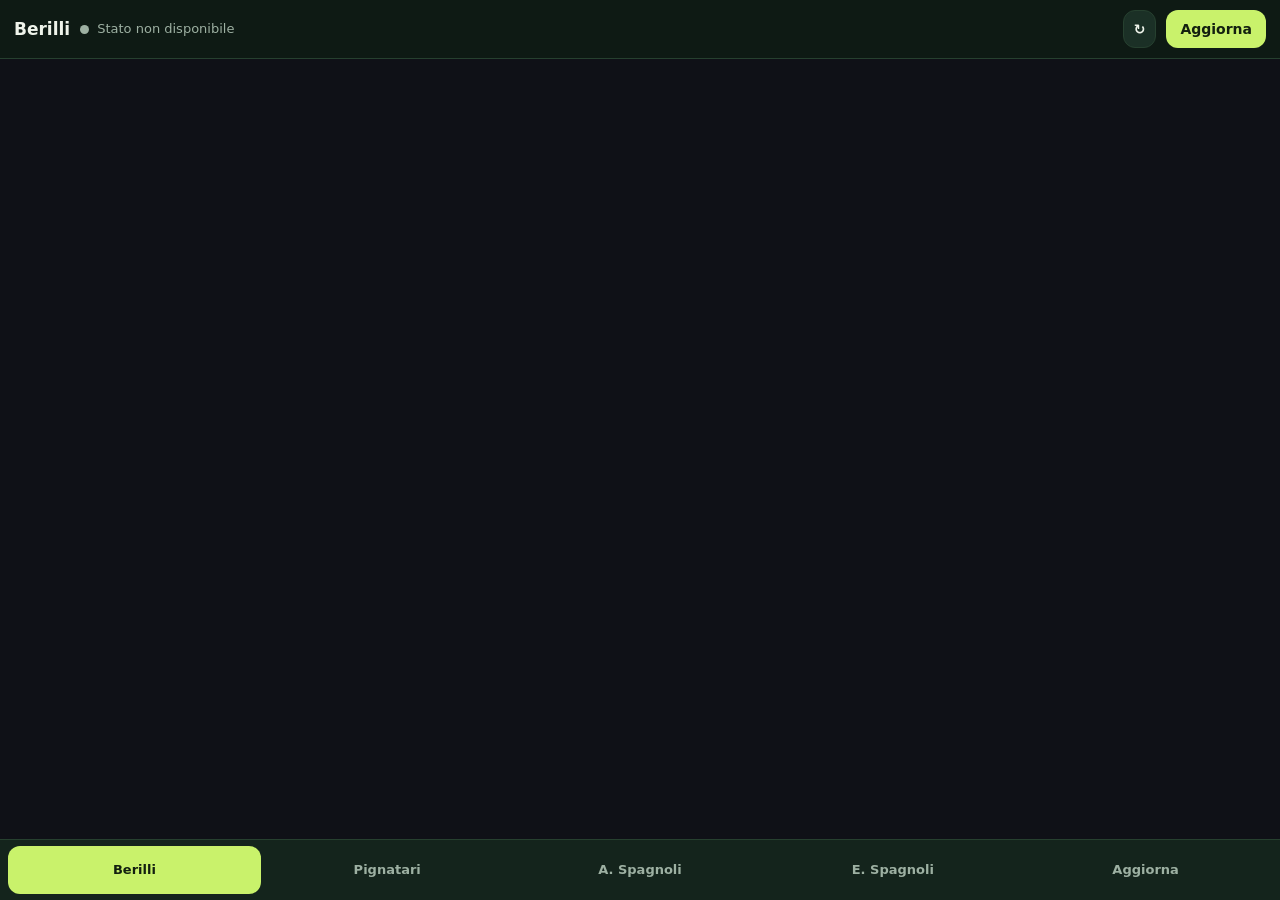
<file: app/index.html>
<!doctype html>
<html lang="it">
<head>
<meta charset="utf-8">
<meta name="viewport" content="width=device-width,initial-scale=1,viewport-fit=cover">
<meta name="theme-color" content="#0e1a14">
<meta name="apple-mobile-web-app-capable" content="yes">
<meta name="mobile-web-app-capable" content="yes">
<meta name="apple-mobile-web-app-status-bar-style" content="black-translucent">
<meta name="apple-mobile-web-app-title" content="FIG Golf">
<title>FIG Golf — snippet e aggiornamento</title>
<link rel="manifest" href="manifest.webmanifest">
<link rel="icon" href="icon.svg" type="image/svg+xml">
<link rel="apple-touch-icon" href="icon-180.png">
<link rel="stylesheet" href="https://api.fontshare.com/v2/css?f[]=satoshi@400,500,700&display=swap">
<link rel="stylesheet" href="app.css">
</head>
<body>
<div class="shell">
  <section class="view snip" id="v-berilli" data-view="berilli"></section>
  <section class="view snip" id="v-pignatari" data-view="pignatari"></section>
  <section class="view snip" id="v-spagnoli" data-view="spagnoli"></section>
  <section class="view snip" id="v-espagnoli" data-view="espagnoli"></section>
  <section class="view" id="v-sync" data-view="sync">
    <main class="wrap">
      <header class="top">
        <div>
          <p class="eyebrow">Federazione Italiana Golf</p>
          <h1>FIG Sync</h1>
        </div>
        <button class="icon-btn" id="openSettings" aria-label="Impostazioni">
          <svg viewBox="0 0 24 24" width="22" height="22" fill="none" stroke="currentColor" stroke-width="1.8"><circle cx="12" cy="12" r="3"/><path d="M19.4 15a1.7 1.7 0 0 0 .3 1.8l.1.1a2 2 0 1 1-2.8 2.8l-.1-.1a1.7 1.7 0 0 0-1.8-.3 1.7 1.7 0 0 0-1 1.5V21a2 2 0 1 1-4 0v-.1a1.7 1.7 0 0 0-1.1-1.5 1.7 1.7 0 0 0-1.8.3l-.1.1a2 2 0 1 1-2.8-2.8l.1-.1a1.7 1.7 0 0 0 .3-1.8 1.7 1.7 0 0 0-1.5-1H3a2 2 0 1 1 0-4h.1a1.7 1.7 0 0 0 1.5-1.1 1.7 1.7 0 0 0-.3-1.8l-.1-.1a2 2 0 1 1 2.8-2.8l.1.1a1.7 1.7 0 0 0 1.8.3H9a1.7 1.7 0 0 0 1-1.5V3a2 2 0 1 1 4 0v.1a1.7 1.7 0 0 0 1 1.5 1.7 1.7 0 0 0 1.8-.3l.1-.1a2 2 0 1 1 2.8 2.8l-.1.1a1.7 1.7 0 0 0-.3 1.8V9a1.7 1.7 0 0 0 1.5 1H21a2 2 0 1 1 0 4h-.1a1.7 1.7 0 0 0-1.5 1z"/></svg>
        </button>
      </header>
      <div class="notice" id="noToken" hidden>
        Serve un token GitHub per avviare l'aggiornamento. <button class="link" id="noTokenBtn">Configura</button>
      </div>
      <section id="cards" class="cards"></section>
      <button class="primary" id="runAll">Aggiorna entrambi</button>
      <p class="foot">Aggiornamento automatico: lunedì 07:00</p>
    </main>
  </section>
  <nav class="tabs" aria-label="Sezioni">
    <button data-tab="berilli">Berilli</button>
    <button data-tab="pignatari">Pignatari</button>
    <button data-tab="spagnoli">A. Spagnoli</button>
    <button data-tab="espagnoli">E. Spagnoli</button>
    <button data-tab="sync">Aggiorna</button>
  </nav>
</div>

<dialog id="settings">
  <form method="dialog" class="sheet">
    <h2>Token GitHub</h2>
    <p class="muted">Crea un token <b>fine-grained</b> limitato ai repo <code>pignatari-golf</code>, <code>berilli-golf</code>, <code>spagnoli-golf</code> e <code>e-spagnoli-golf</code>, con permesso <b>Actions: Read and write</b>. Resta salvato solo su questo dispositivo.</p>
    <a class="link-out" target="_blank" rel="noopener" href="https://github.com/settings/personal-access-tokens/new?name=FIG%20Sync&description=Avvio%20workflow%20Aggiorna%20dati%20FIG&target_name=carlopignatari-boop&expires_in=366&actions=write">Crea il token su GitHub ↗</a>
    <div class="lab"><label for="tokenInput">Token</label><button type="button" class="link" id="showToken">Mostra</button></div>
    <input id="tokenInput" type="password" autocomplete="off" autocapitalize="off" spellcheck="false" placeholder="github_pat_…">
    <p class="muted small" id="tokenState"></p>
    <div class="row">
      <button value="cancel" class="ghost" id="clearToken" type="button">Rimuovi</button>
      <button value="save" class="primary small-btn" id="saveToken" type="button">Salva e verifica</button>
    </div>
    <button value="close" class="close" aria-label="Chiudi">×</button>
  </form>
</dialog>
<div class="toast" id="toast" role="status" aria-live="polite"></div>
<script src="app.js"></script>
</body>
</html>
</file>
<file: app/app.css>
[hidden]{display:none!important}
:root{
  --bg:#0e1a14;--card:#14241c;--elev:#1b3026;--line:#26402f;
  --text:#eef3ea;--muted:#9db0a2;--accent:#c9f26b;--accent-ink:#13200f;
  --ok:#7fdc8c;--run:#f2c94c;--err:#ff7a6b;
  --r:18px;
}
*{box-sizing:border-box;margin:0}
html,body{background:var(--bg);color:var(--text)}
body{font-family:Satoshi,ui-sans-serif,system-ui,-apple-system,sans-serif;font-size:16px;line-height:1.45;
  min-height:100dvh;overflow:hidden;-webkit-font-smoothing:antialiased;-webkit-tap-highlight-color:transparent}
.wrap{max-width:520px;margin:0 auto;padding:calc(env(safe-area-inset-top) + 20px) 18px calc(env(safe-area-inset-bottom) + 24px)}
.top{display:flex;justify-content:space-between;align-items:flex-end;margin-bottom:20px}
.eyebrow{font-size:12px;letter-spacing:.12em;text-transform:uppercase;color:var(--muted)}
h1{font-size:30px;font-weight:700;letter-spacing:-.02em}
h2{font-size:20px;margin-bottom:8px}
.icon-btn{background:var(--card);border:1px solid var(--line);color:var(--text);width:44px;height:44px;border-radius:14px;display:grid;place-items:center;cursor:pointer}
.notice{background:color-mix(in srgb,var(--run) 14%,var(--card));border:1px solid color-mix(in srgb,var(--run) 40%,transparent);
  padding:12px 14px;border-radius:14px;margin-bottom:14px;font-size:14px}
.link{background:none;border:0;color:var(--accent);font:inherit;font-weight:700;cursor:pointer;padding:0;text-decoration:underline}
.cards{display:grid;gap:14px;margin-bottom:16px}
.card{background:var(--card);border:1px solid var(--line);border-radius:var(--r);padding:18px}
.card-head{display:flex;justify-content:space-between;align-items:baseline;gap:8px}
.name{font-size:20px;font-weight:700}
.tess{font-size:13px;color:var(--muted)}
.metrics{display:flex;gap:22px;margin:14px 0 12px}
.metric b{display:block;font-size:30px;font-weight:700;font-variant-numeric:tabular-nums;letter-spacing:-.02em;line-height:1.1}
.metric span{font-size:12px;color:var(--muted);text-transform:uppercase;letter-spacing:.08em}
.status{display:flex;align-items:center;gap:8px;font-size:14px;color:var(--muted);min-height:22px}
.dot{width:9px;height:9px;border-radius:50%;background:var(--muted);flex:none}
.dot.ok{background:var(--ok)}.dot.err{background:var(--err)}
.dot.run{background:var(--run);animation:pulse 1.1s ease-in-out infinite}
@keyframes pulse{50%{opacity:.35}}
.steps{display:flex;gap:6px;margin-top:10px}
.steps i{flex:1;height:4px;border-radius:2px;background:var(--elev)}
.steps i.on{background:var(--accent)}
.steps i.now{background:var(--run);animation:pulse 1.1s infinite}
.steps i.bad{background:var(--err)}
.card-actions{display:flex;gap:10px;margin-top:14px}
.btn{flex:1;min-height:46px;border-radius:14px;border:1px solid var(--line);background:var(--elev);color:var(--text);
  font:inherit;font-weight:600;cursor:pointer;display:flex;align-items:center;justify-content:center;text-decoration:none}
.btn:disabled{opacity:.5}
.btn.go{background:var(--accent);color:var(--accent-ink);border-color:transparent}
.primary{width:100%;min-height:54px;border-radius:16px;border:0;background:var(--accent);color:var(--accent-ink);
  font:inherit;font-weight:700;font-size:17px;cursor:pointer}
.primary:disabled{opacity:.5}
.primary:active,.btn:active{transform:scale(.98)}
.foot{text-align:center;color:var(--muted);font-size:13px;margin-top:14px}
dialog{border:0;padding:0;background:transparent;color:var(--text);width:100%;max-width:520px;margin:auto auto 0}
dialog::backdrop{background:rgba(0,0,0,.6)}
.sheet{position:relative;background:var(--card);border:1px solid var(--line);border-radius:22px 22px 0 0;
  padding:24px 20px calc(env(safe-area-inset-bottom) + 22px);display:grid;gap:12px}
.muted{color:var(--muted);font-size:14px}.small{font-size:13px;min-height:18px}
code{background:var(--elev);padding:1px 5px;border-radius:6px;font-size:13px}
.link-out{color:var(--accent);font-weight:700;text-decoration:none}
label{font-size:13px;color:var(--muted)}
input{width:100%;min-height:48px;border-radius:12px;border:1px solid var(--line);background:var(--bg);color:var(--text);
  padding:0 14px;font:inherit;font-size:16px}
input:focus,button:focus-visible,a:focus-visible{outline:2px solid var(--accent);outline-offset:2px}
.row{display:flex;gap:10px}
.ghost{flex:1;min-height:48px;border-radius:14px;border:1px solid var(--line);background:transparent;color:var(--muted);font:inherit;font-weight:600;cursor:pointer}
.small-btn{flex:2;min-height:48px;font-size:16px}
.close{position:absolute;top:12px;right:14px;background:none;border:0;color:var(--muted);font-size:28px;cursor:pointer;width:40px;height:40px}
.toast{position:fixed;left:50%;bottom:calc(env(safe-area-inset-bottom) + 18px);transform:translate(-50%,20px);opacity:0;
  background:var(--text);color:var(--bg);padding:10px 16px;border-radius:12px;font-size:14px;font-weight:600;transition:.25s;pointer-events:none;max-width:90vw}
.toast.show{opacity:1;transform:translate(-50%,0)}
.lab{display:flex;justify-content:space-between;align-items:center}.lab .link{font-size:13px}

.shell{position:fixed;inset:0;display:flex;flex-direction:column}
.view{flex:1;min-height:0;display:none}
.view.on{display:flex;flex-direction:column}
#v-sync{overflow-y:auto;-webkit-overflow-scrolling:touch}
#v-sync .wrap{padding-bottom:24px}
.bar{display:flex;align-items:center;gap:10px;padding:calc(env(safe-area-inset-top) + 10px) 14px 10px;background:var(--bg);border-bottom:1px solid var(--line)}
.bar .who{font-weight:700;font-size:17px}
.bar .status{flex:1;min-width:0;font-size:13px}
.bar .status [data-k=msg]{white-space:nowrap;overflow:hidden;text-overflow:ellipsis}
.chip{min-height:38px;padding:0 14px;border-radius:12px;border:0;background:var(--accent);color:var(--accent-ink);font:inherit;font-weight:700;font-size:14px;cursor:pointer;flex:none}
.chip.alt{background:var(--elev);color:var(--text);border:1px solid var(--line);padding:0 10px}
.chip:disabled{opacity:.5}
.bar .steps{position:absolute;left:0;right:0;bottom:-1px;margin:0;gap:0}
.bar{position:relative}
.bar .steps i{border-radius:0;height:3px}
.frame{flex:1;width:100%;border:0;background:#0f1117}
.tabs{display:flex;background:var(--card);border-top:1px solid var(--line);padding:6px 8px calc(env(safe-area-inset-bottom) + 6px)}
.tabs button{flex:1;min-height:48px;border:0;background:none;color:var(--muted);font:inherit;font-weight:600;font-size:13px;line-height:1.15;border-radius:12px;cursor:pointer;white-space:normal;padding:0 2px;min-width:0}
.tabs button.on{color:var(--accent-ink);background:var(--accent)}
</file>
